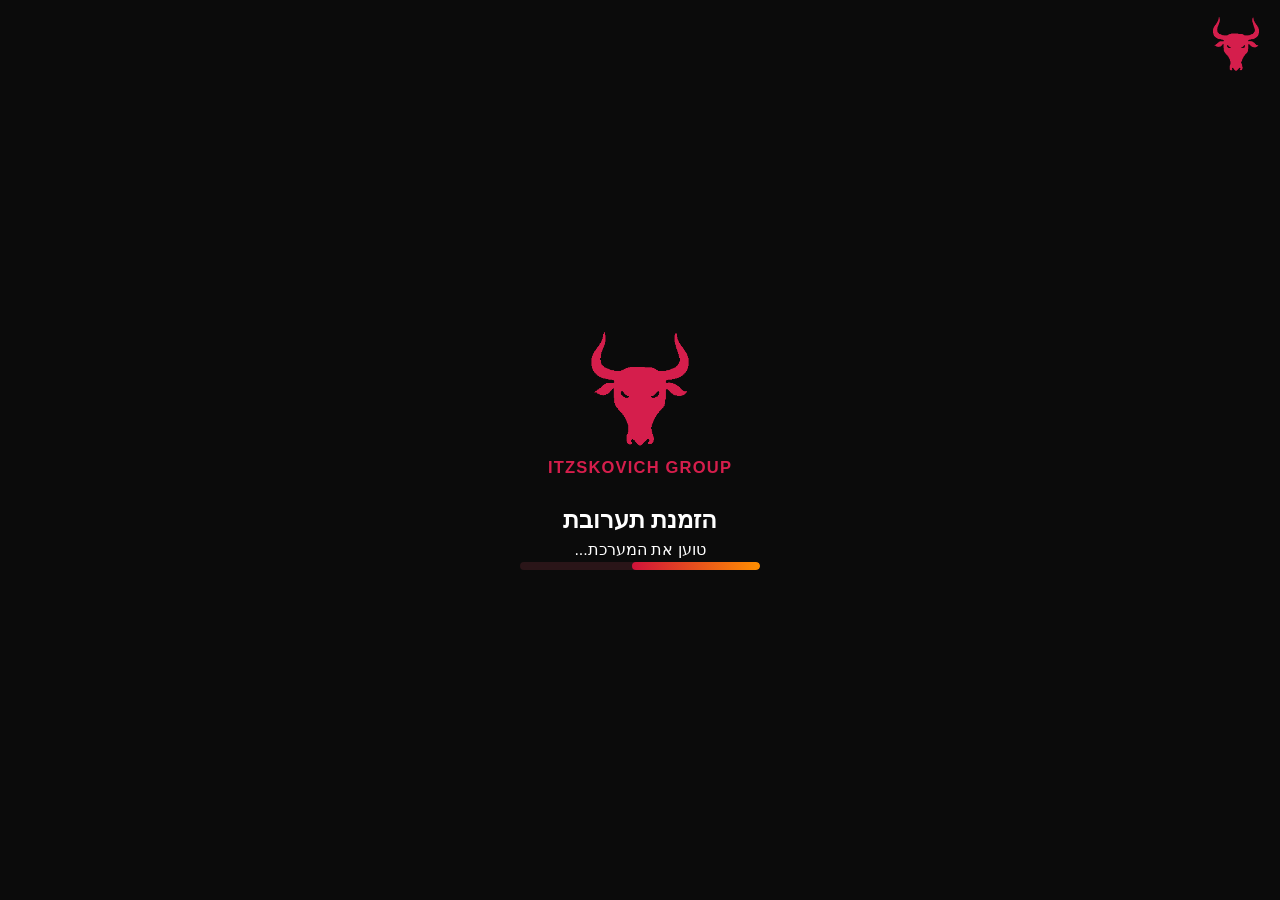
<file: index.html>
<!DOCTYPE html>
<html lang="he" dir="rtl">
<head>
  <meta charset="UTF-8">
  <meta name="viewport" content="width=device-width, initial-scale=1.0, maximum-scale=1.0, user-scalable=no, viewport-fit=cover">
  <meta name="apple-mobile-web-app-capable" content="yes">
  <meta name="apple-mobile-web-app-status-bar-style" content="black-translucent">
  <meta name="theme-color" content="#b71c1c" id="meta-theme">
  <meta name="apple-mobile-web-app-title" content="הזמנת תערובת">
  <link rel="manifest" href="manifest.json?v=10">
  <link rel="icon" href="logo-mark-v8.svg" type="image/svg+xml">
  <link rel="apple-touch-icon" href="logo-mark-v8.svg">
  <link rel="stylesheet" href="theme.css?v=9">
  <link rel="stylesheet" href="logo-fix.css?v=9">
  <title>הזמנת תערובת</title>
  <style>
    .splash-corner{position:absolute;top:calc(16px + env(safe-area-inset-top));right:16px;width:56px;height:56px;background:transparent}
    .splash-corner img{width:56px;height:56px;object-fit:contain;display:block}
    .splash-logo{width:min(260px,78vw);height:auto;background:transparent;margin:0 auto 14px;line-height:0}
    .splash-logo img{width:100%;height:auto;max-height:28vh;object-fit:contain;display:block;background:transparent}
    .hero-art{width:min(320px,92%);height:auto;margin:0 auto 12px;display:block}
    .splash{background:#0b0b0b}
    .header-icon{background:transparent!important}
  </style>
</head>
<body>
  <div class="splash" id="splash">
    <div class="splash-corner"><img src="logo-mark-v8.svg" alt="Itzkovich Group"></div>
    <div class="splash-logo"><img src="logo-full-v8.svg?v=9" alt="Itzkovich Group"></div>
    <h2>הזמנת תערובת</h2>
    <p id="splash-sub">טוען את המערכת...</p>
    <div class="bar" id="splash-bar"><span></span></div>
    <div class="splash-actions" id="splash-actions">
      <button class="btn btn-primary" onclick="installApp()">התקן</button>
      <button class="btn btn-outline" style="margin-top:10px;color:#eee;border-color:#5a3a3e;" onclick="enterApp()">המשך בלי התקנה</button>
      <div class="ios-hint" id="ios-hint">באייפון: לחץ שיתוף ← «הוסף למסך הבית»</div>
    </div>
  </div>
  <div class="loading-overlay hidden" id="loading">
    <div class="spinner"></div>
    <div style="font-size:0.9rem;color:#5a5a5a;">מתחבר לשרת</div>
  </div>
  <div class="header">
    <div class="header-content">
      <div class="header-icon" style="background:transparent"><img src="logo-mark-v8.svg" alt="Itzkovich Group" style="object-fit:contain"></div>
      <div>
        <h1>הזמנת תערובת</h1>
        <div class="subtitle">מכון התערובת · הזמנה מהירה</div>
        <div class="online-badge"><span class="online-dot" id="conn-dot"></span> <span id="conn-label">מתחבר לשרת</span></div>
      </div>
    </div>
  </div>
  <div id="screen-home" class="screen active">
    <div class="hero-card">
      <img class="hero-art" src="hero-truck.svg?v=9" alt="משאית הובלת תערובת">
      <h2>הזמנה חדשה</h2>
      <p>בחירת לקוח, תערובת ומועד אספקה</p>
      <button class="btn" onclick="startNewOrder()">התחל הזמנה חדשה</button>
    </div>
    <div class="card">
      <div class="card-title">הזמנות אחרונות</div>
      <div id="home-recent-orders"></div>
    </div>
  </div>
  <div id="screen-order" class="screen">
    <div class="steps" id="order-steps">
      <div class="step active" data-step="1"></div>
      <div class="step" data-step="2"></div>
      <div class="step" data-step="3"></div>
      <div class="step" data-step="4"></div>
    </div>
    <div id="order-step-1" class="order-step">
      <div class="card">
        <div class="card-title">תאריך ומועד אספקה</div>
        <label>תאריך אספקה</label>
        <input type="date" id="delivery-date">
        <label>מועד אספקה</label>
        <div class="delivery-grid">
          <button type="button" class="time-slot-btn" data-slot="אספקה מוקדם בבוקר">מוקדם בבוקר</button>
          <button type="button" class="time-slot-btn" data-slot="אספקה אחרי 10:00">אחרי 10:00</button>
        </div>
        <button class="btn btn-primary" onclick="goToOrderStep(2)">המשך</button>
      </div>
    </div>
    <div id="order-step-2" class="order-step" style="display:none;">
      <div class="card">
        <div class="card-title">בחירת לקוח</div>
        <label>לקוח קיים</label>
        <select id="customer-select"><option value="">-- בחר לקוח --</option></select>
        <button class="btn btn-secondary" onclick="showAddCustomerModal()">+ הוסף לקוח חדש</button>
        <div class="btn-group">
          <button class="btn btn-outline" onclick="goToOrderStep(1)">חזרה</button>
          <button class="btn btn-primary" onclick="goToOrderStep(3)">המשך</button>
        </div>
      </div>
    </div>
    <div id="order-step-3" class="order-step" style="display:none;">
      <div class="card">
        <div class="card-title">פריטי ההזמנה</div>
        <div id="order-items-list"></div>
        <button class="btn btn-secondary" onclick="showAddItemModal()">+ הוסף תערובת</button>
        <div class="btn-group">
          <button class="btn btn-outline" onclick="goToOrderStep(2)">חזרה</button>
          <button class="btn btn-primary" onclick="goToOrderStep(4)">המשך</button>
        </div>
      </div>
    </div>
    <div id="order-step-4" class="order-step" style="display:none;">
      <div class="card">
        <div class="card-title">סיכום ושליחה</div>
        <div class="wa-preview" id="wa-preview"></div>
        <button class="btn btn-accent" onclick="copyOrderMessage()" style="margin-bottom:10px;">העתק הודעה</button>
        <button class="btn btn-secondary" style="margin-bottom:10px;" onclick="openWhatsAppGroup()">פתח את קבוצת הוואטסאפ</button>
        <button class="btn btn-primary" onclick="saveOrderOnly()">שמור בהיסטוריה</button>
        <button class="btn btn-outline" style="margin-top:10px;" onclick="goToOrderStep(3)">חזרה</button>
      </div>
    </div>
  </div>
  <div id="screen-history" class="screen">
    <div class="card">
      <div class="card-title">היסטוריית הזמנות</div>
      <div id="history-list"></div>
    </div>
  </div>
  <div id="screen-manage" class="screen">
    <div class="section-label">ניהול מערכת</div>
    <button class="manage-btn" onclick="showManageSection('customers')">
      <div class="m-icon" style="background:#e3f2fd;">👥</div>
      <div><div class="m-title">לקוחות</div><div class="m-desc">הוספה ועריכה</div></div>
      <div class="m-arrow">←</div>
    </button>
    <button class="manage-btn" onclick="showManageSection('mixtures')">
      <div class="m-icon" style="background:#e8f5e9;">🥣</div>
      <div><div class="m-title">תערובות</div><div class="m-desc">סוגי תערובות</div></div>
      <div class="m-arrow">←</div>
    </button>
    <button class="manage-btn" onclick="showManageSection('additives')">
      <div class="m-icon" style="background:#fff3e0;">➕</div>
      <div><div class="m-title">תוספות</div><div class="m-desc">תוספות ומינונים</div></div>
      <div class="m-arrow">←</div>
    </button>
    <button class="manage-btn" onclick="showManageSection('settings')">
      <div class="m-icon" style="background:#f3e5f5;">🔧</div>
      <div><div class="m-title">הגדרות</div><div class="m-desc">צבעים ווואטסאפ</div></div>
      <div class="m-arrow">←</div>
    </button>
    <div id="manage-content" style="margin-top:8px;"></div>
  </div>
  <div class="modal-overlay" id="modal-customer">
    <div class="modal">
      <div class="modal-header"><h3>הוספת לקוח חדש</h3><button class="modal-close" onclick="closeModal('modal-customer')">×</button></div>
      <label>שם הלקוח</label>
      <input type="text" id="new-customer-name" placeholder="שם">
      <label>מספר לקוח</label>
      <input type="text" id="new-customer-number" placeholder="5257" dir="ltr" style="text-align:left;">
      <button class="btn btn-primary" onclick="addCustomer()">שמור לקוח</button>
    </div>
  </div>
  <div class="modal-overlay" id="modal-item">
    <div class="modal">
      <div class="modal-header"><h3>הוספת תערובת</h3><button class="modal-close" onclick="closeModal('modal-item')">×</button></div>
      <label>סוג תערובת</label>
      <select id="item-mixture"></select>
      <label>כמות (ק"ג)</label>
      <div class="qty-grid">
        <button type="button" class="qty-btn" data-qty="2000">2,000</button>
        <button type="button" class="qty-btn" data-qty="4000">4,000</button>
        <button type="button" class="qty-btn" data-qty="6000">6,000</button>
        <button type="button" class="qty-btn" data-qty="8000">8,000</button>
        <button type="button" class="qty-btn" data-qty="10000">10,000</button>
        <button type="button" class="qty-btn" data-qty="12000">12,000</button>
      </div>
      <label>סוג הובלה</label>
      <div class="delivery-grid">
        <button type="button" class="delivery-btn" data-delivery="תפזורת">תפזורת</button>
        <button type="button" class="delivery-btn" data-delivery="שקים של 25 ק\"ג">שקים 25 ק"ג</button>
      </div>
      <label>תוספות</label>
      <div class="additive-list" id="item-additives"></div>
      <button class="btn btn-primary" onclick="addItemToOrder()">הוסף להזמנה</button>
    </div>
  </div>
  <div class="modal-overlay" id="modal-view-order">
    <div class="modal">
      <div class="modal-header"><h3>פרטי הזמנה</h3><button class="modal-close" onclick="closeModal('modal-view-order')">×</button></div>
      <div class="wa-preview" id="view-order-preview"></div>
      <button class="btn btn-accent" onclick="copyViewOrderMessage()" style="margin-bottom:10px;">העתק הודעה</button>
      <button class="btn btn-secondary" onclick="openWhatsAppGroup()">פתח את הקבוצה</button>
    </div>
  </div>
  <div class="toast" id="toast"></div>
  <nav class="nav">
    <button class="nav-btn active" data-screen="home" onclick="showScreen('home')"><span class="icon">🏠</span>ראשי</button>
    <button class="nav-btn" data-screen="order" onclick="startNewOrder()"><span class="icon">➕</span>הזמנה</button>
    <button class="nav-btn" data-screen="history" onclick="showScreen('history')"><span class="icon">📋</span>היסטוריה</button>
    <button class="nav-btn" data-screen="manage" onclick="showScreen('manage')"><span class="icon">⚙️</span>ניהול</button>
  </nav>
  <script src="config.js?v=9"></script>
  <script src="app.js?v=9"></script>
  <script src="ui.js?v=11"></script>
</body>
</html>
</file>
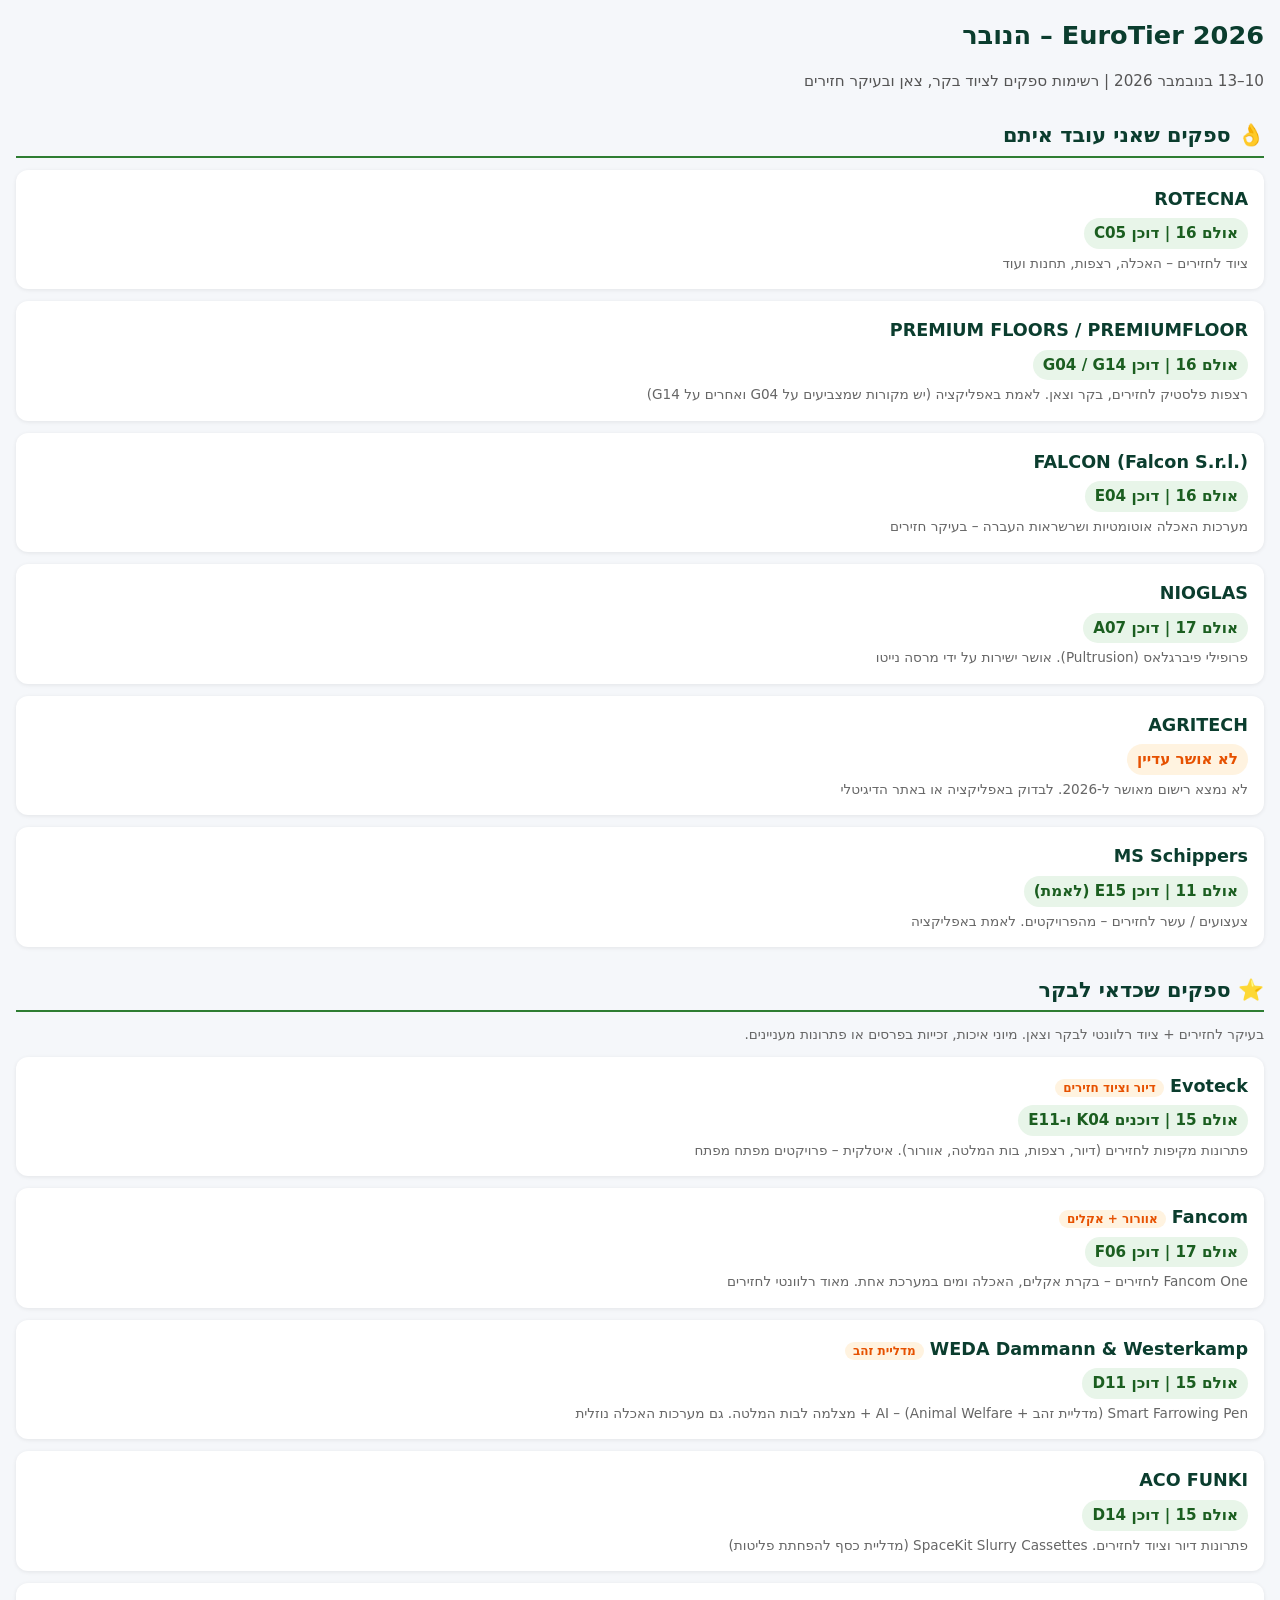
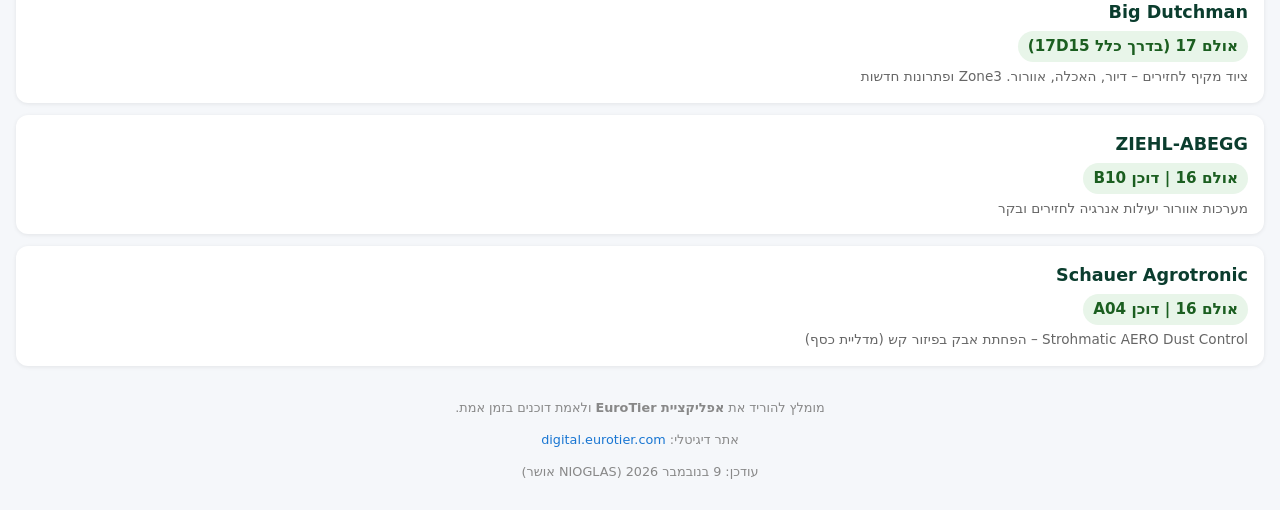
<file: eurotier-2026.html>
<!DOCTYPE html>
<html lang="he" dir="rtl">
<head>
  <meta charset="UTF-8">
  <meta name="viewport" content="width=device-width, initial-scale=1.0">
  <title>EuroTier 2026 – ספקים</title>
  <style>
    * { box-sizing: border-box; }
    body { font-family: system-ui, -apple-system, "Segoe UI", Roboto, sans-serif; margin: 0; padding: 16px; background: #f5f7fa; color: #1a1a1a; line-height: 1.5; }
    h1 { font-size: 1.6rem; margin: 0 0 8px; color: #0b3d2e; }
    h2 { font-size: 1.3rem; margin: 28px 0 12px; color: #0b3d2e; border-bottom: 2px solid #2e7d32; padding-bottom: 4px; }
    .subtitle { color: #555; margin-bottom: 20px; font-size: 0.95rem; }
    .card { background: white; border-radius: 12px; padding: 16px; margin-bottom: 12px; box-shadow: 0 1px 4px rgba(0,0,0,0.08); }
    .supplier { font-weight: 700; font-size: 1.1rem; color: #0b3d2e; }
    .booth { background: #e8f5e9; color: #1b5e20; display: inline-block; padding: 4px 10px; border-radius: 20px; font-weight: 600; margin-top: 6px; font-size: 0.95rem; }
    .note { color: #666; font-size: 0.85rem; margin-top: 4px; }
    .tag { background: #fff3e0; color: #e65100; font-size: 0.75rem; padding: 2px 8px; border-radius: 12px; margin-left: 6px; }
    .footer { margin-top: 32px; font-size: 0.8rem; color: #888; text-align: center; }
    a { color: #1976d2; text-decoration: none; }
  </style>
</head>
<body>
  <h1>EuroTier 2026 – הנובר</h1>
  <p class="subtitle">10–13 בנובמבר 2026 | רשימות ספקים לציוד בקר, צאן ובעיקר חזירים</p>

  <h2>👌 ספקים שאני עובד איתם</h2>

  <div class="card">
    <div class="supplier">ROTECNA</div>
    <div class="booth">אולם 16 | דוכן C05</div>
    <div class="note">ציוד לחזירים – האכלה, רצפות, תחנות ועוד</div>
  </div>

  <div class="card">
    <div class="supplier">PREMIUM FLOORS / PREMIUMFLOOR</div>
    <div class="booth">אולם 16 | דוכן G04 / G14</div>
    <div class="note">רצפות פלסטיק לחזירים, בקר וצאן. לאמת באפליקציה (יש מקורות שמצביעים על G04 ואחרים על G14)</div>
  </div>

  <div class="card">
    <div class="supplier">FALCON (Falcon S.r.l.)</div>
    <div class="booth">אולם 16 | דוכן E04</div>
    <div class="note">מערכות האכלה אוטומטיות ושרשראות העברה – בעיקר חזירים</div>
  </div>

  <div class="card">
    <div class="supplier">NIOGLAS</div>
    <div class="booth">אולם 17 | דוכן A07</div>
    <div class="note">פרופילי פיברגלאס (Pultrusion). אושר ישירות על ידי מרסה נייטו</div>
  </div>

  <div class="card">
    <div class="supplier">AGRITECH</div>
    <div class="booth" style="background:#fff3e0;color:#e65100;">לא אושר עדיין</div>
    <div class="note">לא נמצא רישום מאושר ל-2026. לבדוק באפליקציה או באתר הדיגיטלי</div>
  </div>

  <div class="card">
    <div class="supplier">MS Schippers</div>
    <div class="booth">אולם 11 | דוכן E15 (לאמת)</div>
    <div class="note">צעצועים / עשר לחזירים – מהפרויקטים. לאמת באפליקציה</div>
  </div>

  <h2>⭐ ספקים שכדאי לבקר</h2>
  <p class="note" style="margin-bottom:12px;">בעיקר לחזירים + ציוד רלוונטי לבקר וצאן. מיוני איכות, זכייות בפרסים או פתרונות מעניינים.</p>

  <div class="card">
    <div class="supplier">Evoteck <span class="tag">דיור וציוד חזירים</span></div>
    <div class="booth">אולם 15 | דוכנים K04 ו-E11</div>
    <div class="note">פתרונות מקיפות לחזירים (דיור, רצפות, בות המלטה, אוורור). איטלקית – פרויקטים מפתח מפתח</div>
  </div>

  <div class="card">
    <div class="supplier">Fancom <span class="tag">אוורור + אקלים</span></div>
    <div class="booth">אולם 17 | דוכן F06</div>
    <div class="note">Fancom One לחזירים – בקרת אקלים, האכלה ומים במערכת אחת. מאוד רלוונטי לחזירים</div>
  </div>

  <div class="card">
    <div class="supplier">WEDA Dammann & Westerkamp <span class="tag">מדליית זהב</span></div>
    <div class="booth">אולם 15 | דוכן D11</div>
    <div class="note">Smart Farrowing Pen (מדליית זהב + Animal Welfare) – AI + מצלמה לבות המלטה. גם מערכות האכלה נוזלית</div>
  </div>

  <div class="card">
    <div class="supplier">ACO FUNKI</div>
    <div class="booth">אולם 15 | דוכן D14</div>
    <div class="note">פתרונות דיור וציוד לחזירים. SpaceKit Slurry Cassettes (מדליית כסף להפחתת פליטות)</div>
  </div>

  <div class="card">
    <div class="supplier">Big Dutchman</div>
    <div class="booth">אולם 17 (בדרך כלל 17D15)</div>
    <div class="note">ציוד מקיף לחזירים – דיור, האכלה, אוורור. Zone3 ופתרונות חדשות</div>
  </div>

  <div class="card">
    <div class="supplier">ZIEHL-ABEGG</div>
    <div class="booth">אולם 16 | דוכן B10</div>
    <div class="note">מערכות אוורור יעילות אנרגיה לחזירים ובקר</div>
  </div>

  <div class="card">
    <div class="supplier">Schauer Agrotronic</div>
    <div class="booth">אולם 16 | דוכן A04</div>
    <div class="note">Strohmatic AERO Dust Control – הפחתת אבק בפיזור קש (מדליית כסף)</div>
  </div>

  <div class="footer">
    <p>מומלץ להוריד את <strong>אפליקציית EuroTier</strong> ולאמת דוכנים בזמן אמת.</p>
    <p>אתר דיגיטלי: <a href="https://digital.eurotier.com" target="_blank">digital.eurotier.com</a></p>
    <p>עודכן: 9 בנובמבר 2026 (NIOGLAS אושר)</p>
  </div>
</body>
</html>
</file>
<file: theme.css>
:root{--primary:#1b5e20;--primary-dark:#0d3b12;--primary-mid:#2e7d32;--primary-soft:#e8f5e9;--accent:#ff8f00;--bg:#f0f2f0;--card:#fff;--text:#1c1c1c;--text-secondary:#5a5a5a;--text-muted:#8a8a8a;--border:#e4e6e4;--danger:#d32f2f;--danger-soft:#ffebee;--shadow-sm:0 1px 3px rgba(0,0,0,.06);--radius:14px;--radius-sm:10px}
html[data-theme=red]{--primary:#b71c1c;--primary-dark:#7f1010;--primary-mid:#d32f2f;--primary-soft:#ffebee;--bg:#f6f1f1;--border:#eadfdf}
html[data-theme=blue]{--primary:#0d47a1;--primary-dark:#06285f;--primary-mid:#1976d2;--primary-soft:#e3f2fd;--bg:#eef3f8;--border:#d7e0ea}
html[data-theme=green]{--primary:#1b5e20;--primary-dark:#0d3b12;--primary-mid:#2e7d32;--primary-soft:#e8f5e9}
*{box-sizing:border-box;margin:0;padding:0;-webkit-tap-highlight-color:transparent}
html{min-height:100%}
body{font-family:-apple-system,BlinkMacSystemFont,Segoe UI,Roboto,Arial,sans-serif;background-color:var(--bg);background-image:url("pellets.svg");background-repeat:repeat;background-size:180px 180px;color:var(--text);line-height:1.5;min-height:100vh;padding-bottom:calc(72px + env(safe-area-inset-bottom));position:relative}
body::before{content:"";position:fixed;inset:0;background:var(--bg);opacity:.72;pointer-events:none;z-index:0}
body>*{position:relative;z-index:1}
.header{background:linear-gradient(160deg,var(--primary),var(--primary-dark));color:#fff;padding:18px 20px 20px;padding-top:calc(18px + env(safe-area-inset-top));position:sticky;top:0;z-index:100}
.header-content{display:flex;align-items:center;gap:12px}
.header-icon{width:42px;height:42px;background:transparent;border-radius:12px;overflow:visible;flex-shrink:0}
.header-icon img{width:42px;height:42px;object-fit:contain;display:block}
.header h1{font-size:1.15rem;font-weight:700}
.header .subtitle{font-size:.75rem;opacity:.8}
.online-badge{display:inline-flex;align-items:center;gap:5px;background:rgba(255,255,255,.18);padding:3px 10px;border-radius:20px;font-size:.7rem;margin-top:6px}
.online-dot{width:7px;height:7px;background:#69f0ae;border-radius:50%}
.nav{position:fixed;bottom:0;left:0;right:0;background:rgba(255,255,255,.95);display:flex;justify-content:space-around;padding:6px 0 calc(6px + env(safe-area-inset-bottom));z-index:100}
.nav-btn{background:0 0;border:0;display:flex;flex-direction:column;align-items:center;gap:3px;padding:8px 16px;color:var(--text-muted);font-size:.68rem;font-weight:500}
.nav-btn.active{color:var(--primary)}
.nav-btn .icon{font-size:1.35rem}
.screen{display:none;padding:16px;max-width:520px;margin:0 auto}
.screen.active{display:block}
.card{background:rgba(255,255,255,.92);border-radius:var(--radius);padding:18px;margin-bottom:14px;box-shadow:var(--shadow-sm)}
.card-title{font-weight:700;font-size:.95rem;margin-bottom:14px;color:var(--primary-dark)}
.btn{display:inline-flex;align-items:center;justify-content:center;gap:8px;padding:14px 20px;border:0;border-radius:var(--radius-sm);font-size:.95rem;font-weight:600;cursor:pointer;width:100%;font-family:inherit}
.btn-primary{background:linear-gradient(180deg,var(--primary-mid),var(--primary));color:#fff}
.btn-secondary{background:var(--primary-soft);color:var(--primary-dark)}
.btn-accent{background:linear-gradient(180deg,#ffa726,#ff8f00);color:#1a1a1a}
.btn-danger{background:var(--danger-soft);color:var(--danger)}
.btn-outline{background:0 0;border:1.5px solid var(--border);color:var(--text-secondary)}
.btn-sm{padding:9px 14px;font-size:.82rem;width:auto}
.btn-group{display:flex;gap:10px;margin-top:16px}
.btn-group .btn{flex:1}
label{display:block;font-size:.8rem;font-weight:600;margin-bottom:7px;color:var(--text-secondary)}
input,select,textarea{width:100%;padding:13px 14px;border:1.5px solid var(--border);border-radius:var(--radius-sm);font-size:1rem;background:#fafafa;margin-bottom:14px;font-family:inherit}
.qty-grid{display:grid;grid-template-columns:repeat(3,1fr);gap:8px;margin-bottom:16px}
.qty-btn,.delivery-btn,.time-slot-btn{padding:13px 6px;border:1.5px solid var(--border);border-radius:var(--radius-sm);background:#fafafa;font-size:.9rem;font-weight:600;cursor:pointer;font-family:inherit}
.qty-btn.selected,.delivery-btn.selected,.time-slot-btn.selected{border-color:var(--primary);background:var(--primary-soft);color:var(--primary-dark)}
.delivery-grid{display:grid;grid-template-columns:1fr 1fr;gap:8px;margin-bottom:16px}
.additive-list{display:flex;flex-direction:column;gap:8px;margin-bottom:16px}
.additive-item{display:flex;align-items:flex-start;gap:12px;padding:13px 14px;border:1.5px solid var(--border);border-radius:var(--radius-sm);background:#fafafa}
.additive-item.selected{border-color:var(--primary);background:var(--primary-soft)}
.additive-item input{width:18px;height:18px;margin:2px 0 0;flex-shrink:0}
.order-item{background:#f7f9f7;border:1px solid var(--border);border-radius:var(--radius-sm);padding:14px 14px 14px 40px;margin-bottom:10px;position:relative}
.order-item .remove-btn{position:absolute;top:10px;left:10px;background:var(--danger-soft);color:var(--danger);border:0;border-radius:50%;width:26px;height:26px}
.history-item{cursor:pointer;padding:14px 0;border-bottom:1px solid var(--border);display:flex;justify-content:space-between;align-items:center}
.history-item .date{font-weight:700;font-size:.88rem;color:var(--primary)}
.empty{text-align:center;padding:36px 20px;color:var(--text-muted)}
.modal-overlay{position:fixed;inset:0;background:rgba(0,0,0,.45);z-index:200;display:none;align-items:flex-end;justify-content:center}
.modal-overlay.show{display:flex}
.modal{background:#fff;border-radius:20px 20px 0 0;width:100%;max-width:520px;max-height:88vh;overflow-y:auto;padding:22px 20px;padding-bottom:calc(22px + env(safe-area-inset-bottom))}
.modal-header{display:flex;justify-content:space-between;align-items:center;margin-bottom:18px}
.modal-close{background:#f0f0f0;border:0;border-radius:50%;width:34px;height:34px}
.list-item{display:flex;justify-content:space-between;align-items:center;padding:13px 0;border-bottom:1px solid var(--border)}
.wa-preview{background:#e8f5e9;border:1px solid #c8e6c9;border-radius:var(--radius-sm);padding:16px;font-family:monospace;font-size:.82rem;white-space:pre-wrap;direction:rtl;margin-bottom:16px}
.steps{display:flex;gap:6px;margin-bottom:18px}
.step{flex:1;height:4px;background:var(--border);border-radius:4px}
.step.active{background:var(--primary)}
.step.done{background:var(--primary-mid)}
.hero-card{background:linear-gradient(145deg,var(--primary),var(--primary-dark));color:#fff;border-radius:var(--radius);padding:24px 20px;margin-bottom:16px;text-align:center}
.hero-card .btn{background:#fff;color:var(--primary-dark)}
.toast{position:fixed;bottom:calc(80px + env(safe-area-inset-bottom));left:50%;transform:translateX(-50%) translateY(20px);background:#1c1c1c;color:#fff;padding:12px 22px;border-radius:30px;font-size:.88rem;z-index:300;opacity:0;transition:.3s;pointer-events:none}
.toast.show{opacity:1;transform:translateX(-50%) translateY(0)}
.manage-btn{display:flex;align-items:center;gap:14px;width:100%;padding:16px;background:rgba(255,255,255,.92);border:1px solid var(--border);border-radius:var(--radius-sm);margin-bottom:10px;text-align:right;font-family:inherit}
.manage-btn .m-icon{width:40px;height:40px;border-radius:11px;display:flex;align-items:center;justify-content:center;font-size:1.2rem}
.manage-btn .m-arrow{margin-right:auto;opacity:.4}
.inline-form{display:none;margin-bottom:16px;padding:14px;background:#f7f9f7;border-radius:var(--radius-sm)}
.inline-form.show{display:block}
.section-label{font-size:.75rem;font-weight:600;color:var(--text-muted);margin-bottom:10px}
.loading-overlay{position:fixed;inset:0;background:rgba(255,255,255,.9);z-index:500;display:flex;align-items:center;justify-content:center;flex-direction:column;gap:12px}
.loading-overlay.hidden{display:none}
.spinner{width:36px;height:36px;border:3px solid var(--border);border-top-color:var(--primary);border-radius:50%;animation:spin .7s linear infinite}
@keyframes spin{to{transform:rotate(360deg)}}
.splash{position:fixed;inset:0;z-index:800;background:#0b0b0b;color:#fff;display:flex;flex-direction:column;align-items:center;justify-content:center;padding:24px;text-align:center}
.splash.hidden{display:none}
.splash-corner{position:absolute;top:calc(16px + env(safe-area-inset-top));right:16px;width:56px;height:56px;background:transparent}
.splash-corner img{width:56px;height:56px;object-fit:contain;display:block}
.splash-logo{width:min(260px,78vw);height:auto;border-radius:0;background:transparent;overflow:visible;margin:0 auto 14px;line-height:0}
.splash-logo img{width:100%;height:auto;max-height:28vh;object-fit:contain;display:block;background:transparent}
.hero-art{width:min(320px,92%);height:auto;margin:0 auto 12px;display:block;filter:drop-shadow(0 8px 12px rgba(0,0,0,.25))}
.bar{width:min(240px,70vw);height:8px;background:#2a1518;border-radius:99px;overflow:hidden}
.bar>span{display:block;height:100%;width:0;background:linear-gradient(90deg,#d0123a,#ff8f00);border-radius:99px}
.splash-actions{width:min(320px,88vw);margin-top:22px;display:none}
.splash-actions.show{display:block}
.ios-hint{font-size:.78rem;color:#c9b4b8;margin-top:12px;display:none}
.theme-row{display:flex;gap:8px}
.theme-swatch{flex:1;border:2px solid var(--border);background:#fff;border-radius:12px;padding:12px 6px;cursor:pointer;font-family:inherit;font-weight:700;font-size:.82rem}
.theme-swatch.on{border-color:var(--primary)}
.theme-dot{width:22px;height:22px;border-radius:50%;margin:0 auto 6px}
</file>
<file: logo-fix.css>
.header-icon{
  background:transparent!important;
  box-shadow:none!important;
  overflow:visible!important;
}
.header-icon img{
  width:42px!important;
  height:42px!important;
  object-fit:contain!important;
  display:block!important;
  background:transparent!important;
}
.splash-corner{
  background:transparent!important;
  box-shadow:none!important;
  overflow:visible!important;
  width:56px!important;
  height:56px!important;
}
.splash-corner img{
  width:56px!important;
  height:56px!important;
  object-fit:contain!important;
  background:transparent!important;
}
.splash-logo{
  width:min(260px,78vw)!important;
  height:auto!important;
  max-height:none!important;
  border-radius:0!important;
  background:transparent!important;
  overflow:visible!important;
  margin:0 auto 14px!important;
  line-height:0!important;
}
.splash-logo img{
  width:100%!important;
  height:auto!important;
  max-height:28vh!important;
  object-fit:contain!important;
  display:block!important;
  background:transparent!important;
}
</file>
